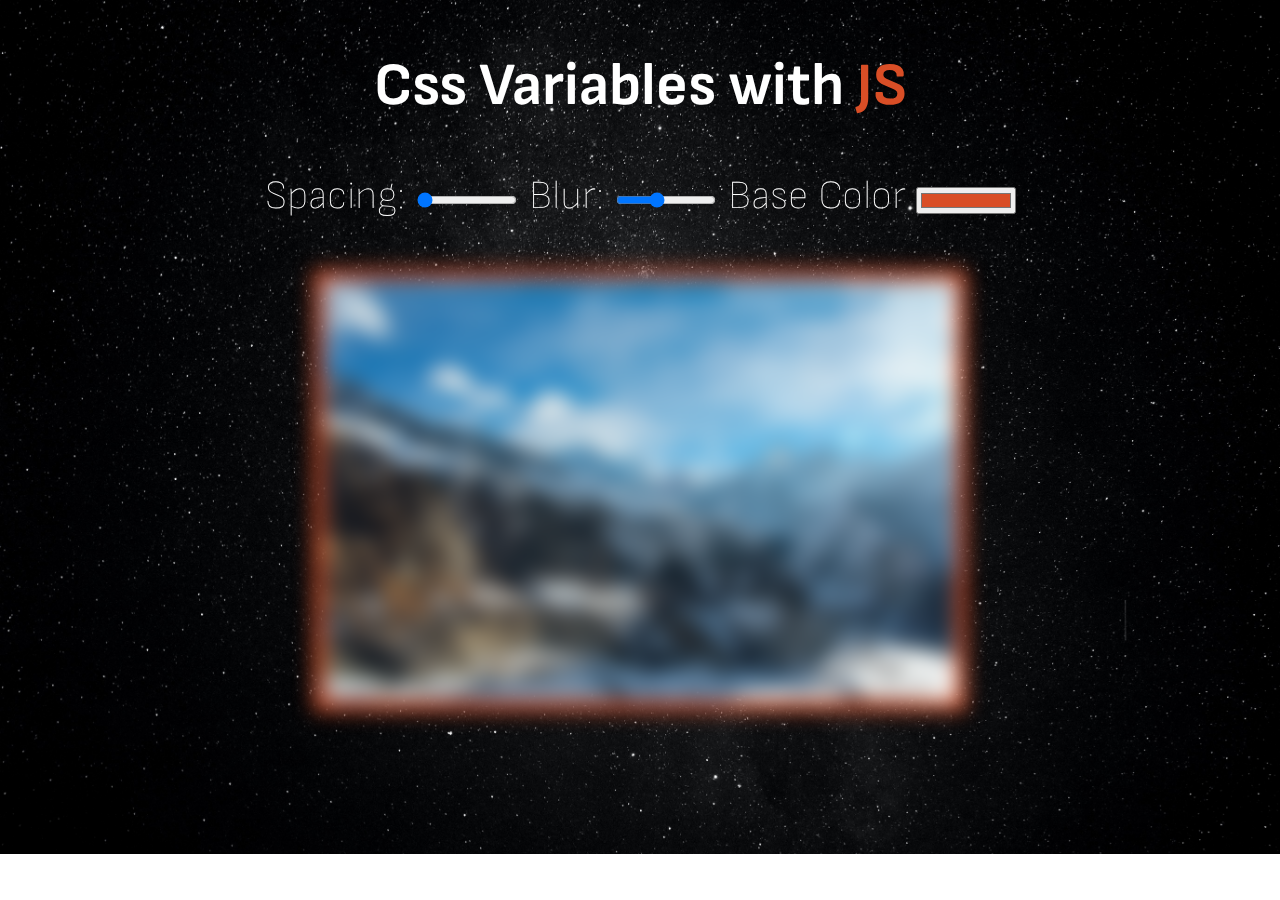
<file: Changing Css variables with Js Day 3/index.html>
<!DOCTYPE html>
<html lang="en">
<head>
    <meta charset="UTF-8">
    <meta http-equiv="X-UA-Compatible" content="IE=edge">
    <meta name="viewport" content="width=device-width, initial-scale=1.0">
    <link rel="stylesheet" href="style.css">
    <title>Scoped Css Variables and JS</title>
</head>
<body>
    <h2>Css Variables with <span class="h1">JS</span> </h2>
    <div class="controls">
        <label for="spacing">Spacing:</label>
        <input type="range" name="spacing" min="10" max="200" value="10" data-sizing="px">

        <label for="blur">Blur:</label>
        <input type="range" name="blur" min="0" max="25" value="10" data-sizing="px">

        <label for="base"> Base Color</label>
        <input type="color" name="base" value="#d94e26">
    </div>

    <img src="img/rosan-harmens-dH7zmyHrAq0-unsplash.jpg">

<script src="script.js"></script>



</body>
</html>
</file>
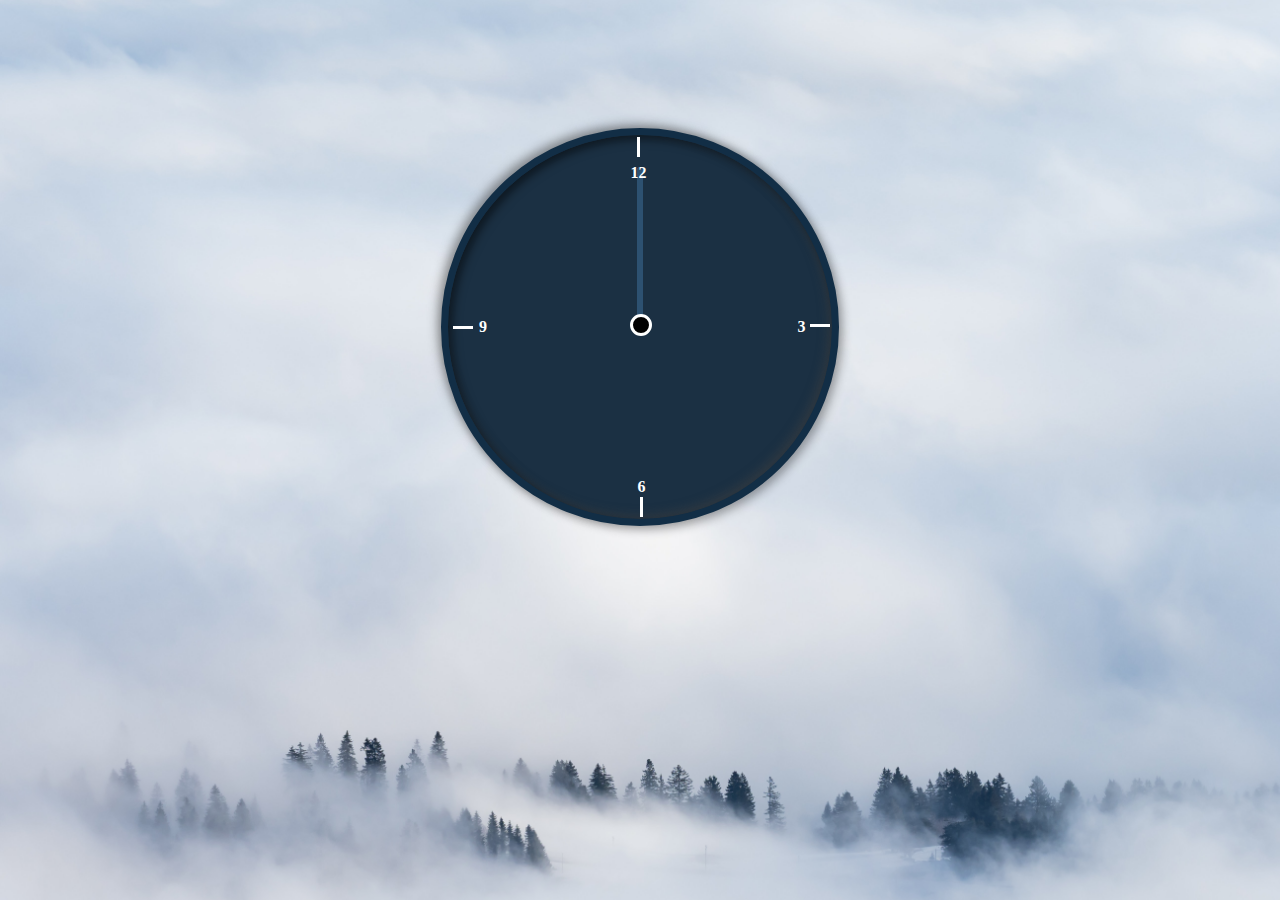
<file: Css + Javascript Clock Day 2/index.html>
<!DOCTYPE html>
<html lang="en">
<head>
    <meta charset="UTF-8">
    <meta http-equiv="X-UA-Compatible" content="IE=edge">
    <meta name="viewport" content="width=device-width, initial-scale=1.0">
    <link rel="stylesheet" href="style.css">
    <title>CSS + Js clock</title>
</head>
<body>
    <div class="clock">
        <div class="clock-face">
            <div class="hand hour-hand"></div>
            <div class="hand minute-hand"></div>
            <div class="hand second-hand"></div>
            <div class="ticks">
                <div class="center-circle"></div>
                <div class="tick twelves"></div>
                <div class="tick threes"></div>
                <div class="tick sixs"></div>
                <div class="tick nines"></div>
            </div>
            <div class="numbers">
                <div class="number twelve">12</div>
                <div class="number three">3</div>
                <div class="number six">6</div>
                <div class="number nine">9</div>
            </div>
        </div>
    </div>
    <script src="script.js"></script>
</body>
</html>
</file>
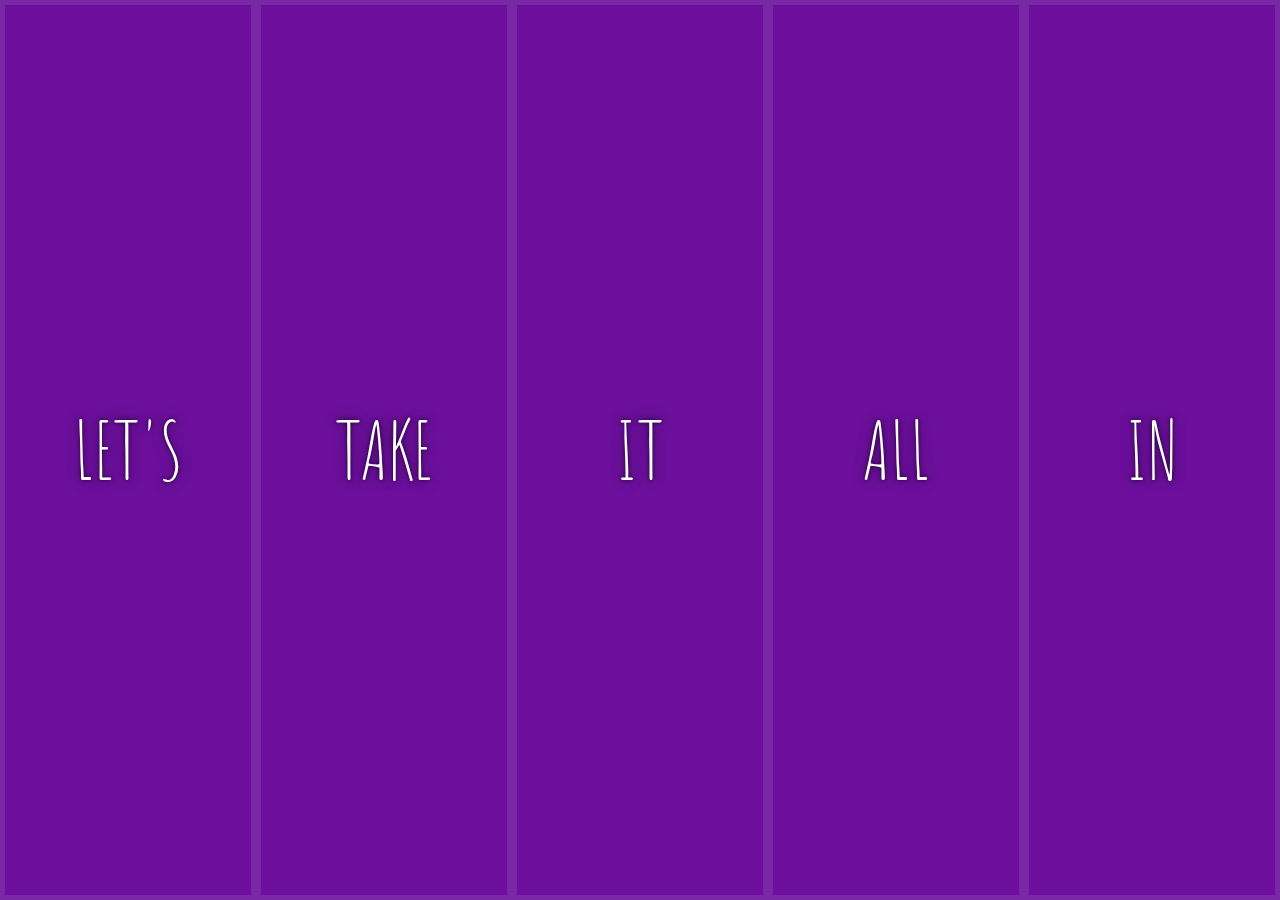
<file: Flex Image Gallery Day 5/index.html>
<!DOCTYPE html>
<html lang="en">
<head>
  <meta charset="UTF-8">
  <title>Flex Panels 💪</title>
  <link href='https://fonts.googleapis.com/css?family=Amatic+SC' rel='stylesheet' type='text/css'>
  <link rel="stylesheet" href="style.css">
</head>
<body>
  <div class="panels">
    <div class="panel panel1">
      <p>Hey</p>
      <p>Let's</p>
      <p>Dance</p>
    </div>
    <div class="panel panel2">
      <p>Give</p>
      <p>Take</p>
      <p>Receive</p>
    </div>
    <div class="panel panel3">
      <p>Experience</p>
      <p>It</p>
      <p>Today</p>
    </div>
    <div class="panel panel4">
      <p>Give</p>
      <p>All</p>
      <p>You can</p>
    </div>
    <div class="panel panel5">
      <p>Life</p>
      <p>In</p>
      <p>Motion</p>
    </div>
  </div>

  <script src="script.js"></script>
</body>
</html>
</file>
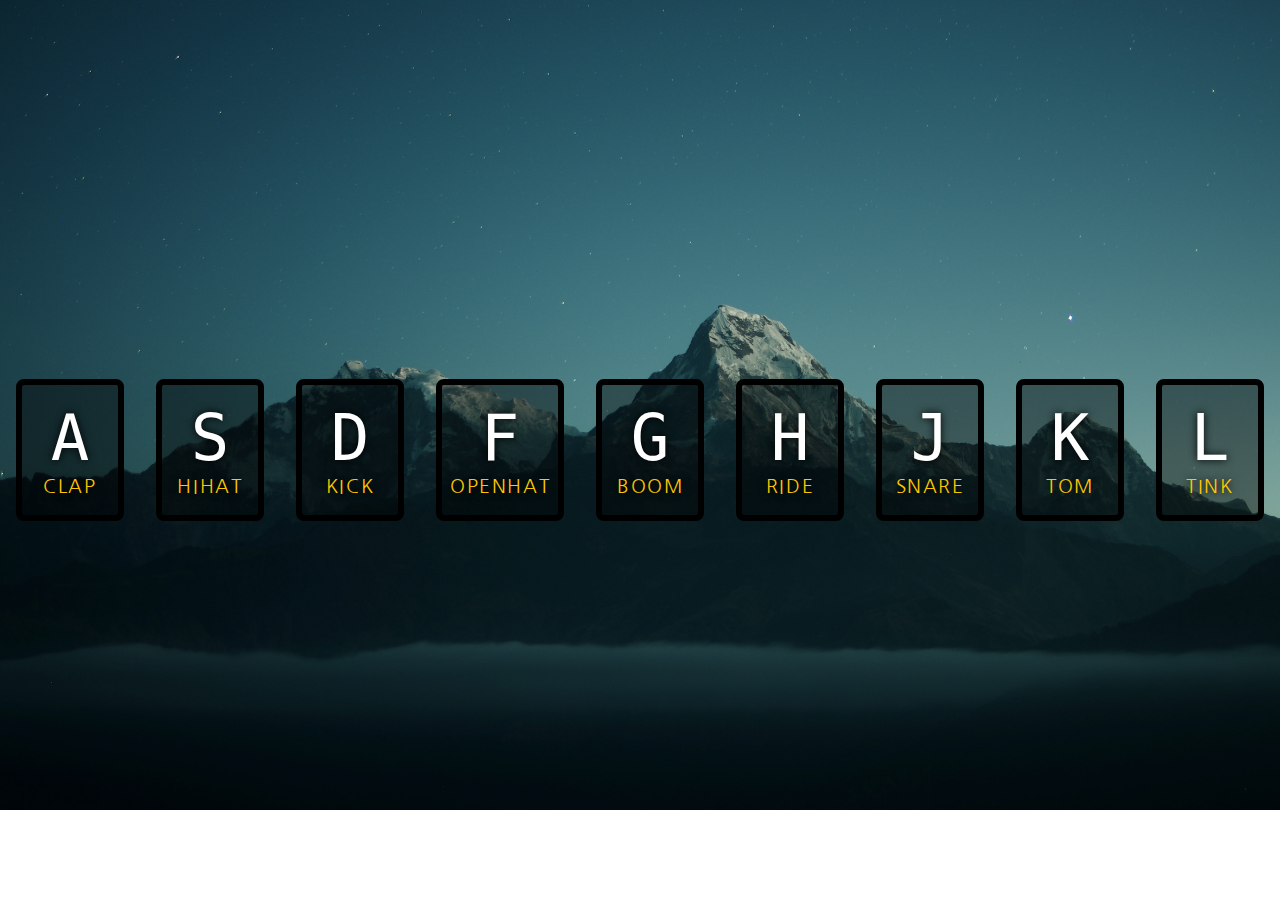
<file: Javascript Clock Day 1/index.html>
<!DOCTYPE html>
<html lang="en">
<head>
    <meta charset="UTF-8">
    <meta http-equiv="X-UA-Compatible" content="IE=edge">
    <meta name="viewport" content="width=device-width, initial-scale=1.0">
    <link rel="stylesheet" href="style.css">
    <title>Javascript Drumkit</title>
</head>
<body>
    <div class="keys">
        <div data-key="65" class="key">
            <kbd>A</kbd>
            <span class="sound">Clap</span>
        </div>
        <div data-key="83" class="key">
            <kbd>S</kbd>
            <span class="sound">Hihat</span>
        </div>
        <div data-key="68" class="key">
            <kbd>D</kbd>
            <span class="sound">Kick</span>
        </div>
        <div data-key="70" class="key">
            <kbd>F</kbd>
            <span class="sound">Openhat</span>
        </div>
        <div data-key="71" class="key">
            <kbd>G</kbd>
            <span class="sound">Boom</span>
        </div>
        <div data-key="72" class="key">
            <kbd>H</kbd>
            <span class="sound">Ride</span> 
        </div>
        <div data-key="74" class="key">
            <kbd>J</kbd>
            <span class="sound">Snare</span>
        </div>
        <div data-key="75" class="key">
            <kbd>K</kbd>
            <span class="sound">Tom</span>
        </div>
        <div data-key="76" class="key">
            <kbd>L</kbd>
            <span class="sound">Tink</span>
        </div>
    </div>

    <audio data-key="65" src="sounds/clap.wav"></audio>
    <audio data-key="83" src="sounds/hihat.wav"></audio>
    <audio data-key="68" src="sounds/kick.wav"></audio>
    <audio data-key="70" src="sounds/openhat.wav"></audio>
    <audio data-key="71" src="sounds/boom.wav"></audio>
    <audio data-key="72" src="sounds/ride.wav"></audio>
    <audio data-key="74" src="sounds/snare.wav"></audio>
    <audio data-key="75" src="sounds/tom.wav"></audio>
    <audio data-key="76" src="sounds/tink.wav"></audio>


    <script>
        function removeTransition(e){
            if(e.propertyName !== 'transform') return; //skip if its not transform
            e.target.classList.remove('playing');
        }  

        function playSound(e){
            const audio = document.querySelector(`audio[data-key="${e.keyCode}"]`);
            const key = document.querySelector(`div[data-key="${e.keyCode}"`);
            if(!audio)return; //stop the function from running off together   
           
            key.classList.add('playing');
            audio.currentTime = 0; //rewind to start
            audio.play();
        }
         
        const keys = Array.from(document.querySelectorAll('.key'));
        keys.forEach(key => key.addEventListener('transitionend', removeTransition));
        window.addEventListener('keydown', playSound); 
    
    </script>
</body>
</html>
</file>
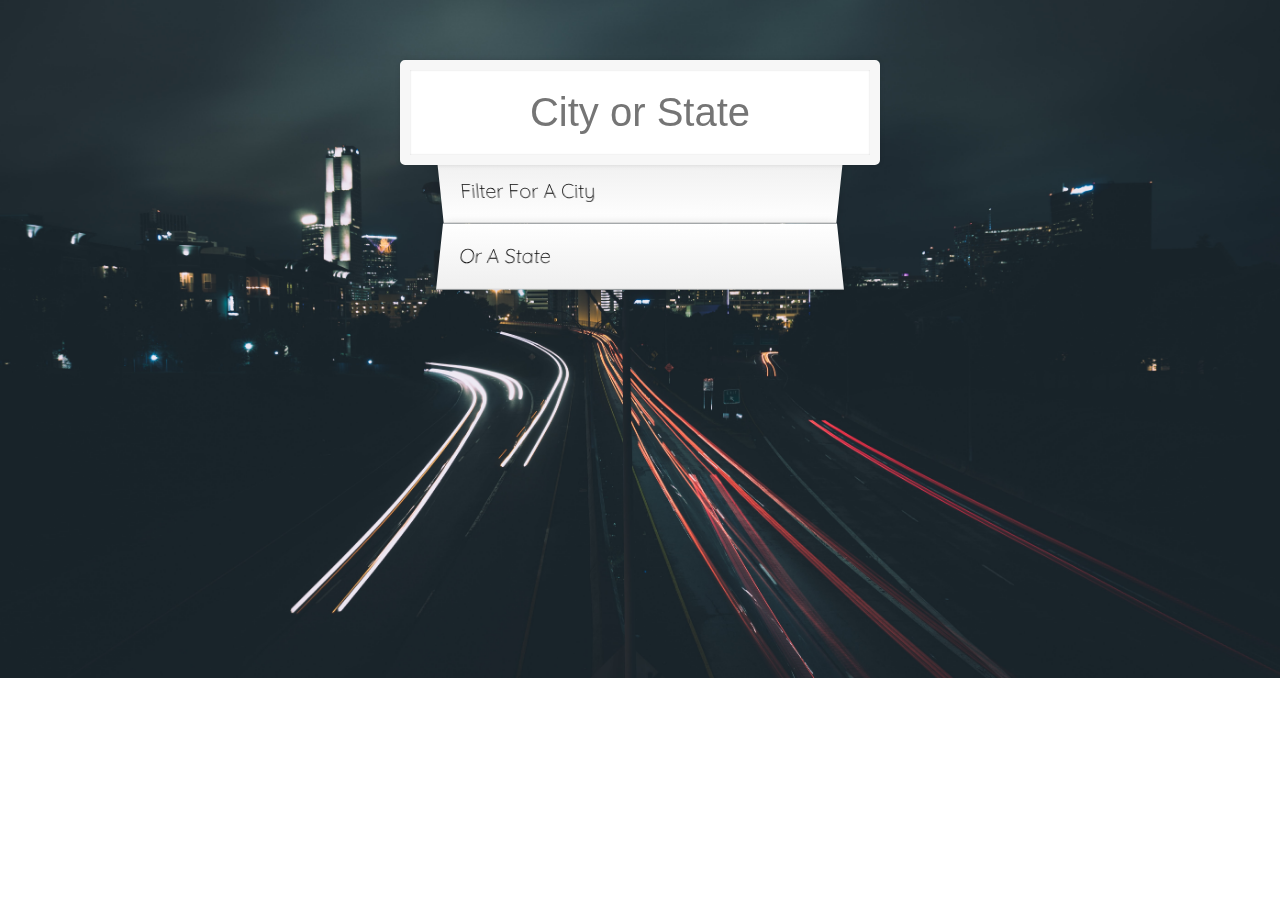
<file: Type Ahead Day 6/index.html>
<!DOCTYPE html>
<html lang="en">
<head>
  <meta charset="UTF-8">
  <title>Type Ahead 👀</title>
  <link rel="stylesheet" href="style.css">
</head>
<body>

  <form class="search-form">
    <input type="text" class="search" placeholder="City or State">
    <ul class="suggestions">
      <li>Filter for a city</li>
      <li>or a state</li>
    </ul>
  </form>
<script src="script.js"></script>
</body>
</html>
</file>
<file: Changing Css variables with Js Day 3/style.css>
@import url('https://fonts.googleapis.com/css2?family=Sofia+Sans:wght@200&display=swap');

:root {
    --base: #d94e26;
    --spacing: 10px;
    --blur: 10px;
}

img {
    padding: var(--spacing);
    background: var(--base);
    filter: blur(var(--blur));
    width: 50%;
}

.h1 {
    color: var(--base);
}

  /*
    misc styles, nothing to do with CSS variables
  */

body {
    text-align: center;
    background-image: url(img/lubo-minar-B-gb_8fgmz8-unsplash.jpg);
    background-size: cover;
    background-repeat: no-repeat;
    backface-visibility: hidden;
    color: white;
    font-family: 'Sofia Sans', sans-serif;
    font-weight: 100;
    font-size: 40px;
}

.controls {
    margin-bottom: 50px;
}

input {
    width: 100px;
}
</file>
<file: Css + Javascript Clock Day 2/style.css>
body{
    background-image: url(img/vitalis-hirschmann-4ErRQkRiOv4-unsplash.jpg);
    background-size: cover;
    background-repeat: no-repeat;
}

.clock {
    background: #1b3043;
    width: 20rem;
    height: 20rem;
    position: relative;
    padding: 2rem;
    border: 7px solid #122e46;
    box-shadow: -4px -4px 10px rgba(67,67,67,0.5),
                inset 4px 4px 10px rgba(0,0,0,0.5),
                inset -4px -4px 10px rgba(67,67,67,0.5),
                4px 4px 10px rgba(0,0,0,0.3);
    border-radius: 50%;
    margin: 8rem auto;
}

.clock-face {
    position: relative;
    width: 100%;
    height: 100%;
    transform: translateY(-3px); /*account for the height of the clock hand*/
}
.hand {
    width: 50%;
    height: 6px;
    border-radius: 6px;
    position: absolute;
    background: black;
    top: 50%;
    transform-origin: 100%;
    transform: rotate(90deg);
    transition: all 0.05s;
    transition-timing-function: cubic-bezier(0.1, 2.7, 0.58, 1);
}
.hour-hand{
    background-color: #51712d ;
}
.minute-hand{
    background-color: #712d51;
}
.second-hand{
    background-color: #2d5171;
}
.center-circle {
    position: absolute;
    top: 47%;
    right: 47%;
    bottom: 48%;
    left: 47%;
    background: black;
    border: 3px solid white;
    border-radius: 50%;
    height: 1rem;
    width: 1rem;
}
.tick{
    position: absolute;
    background: white;
}
.nines{
    width: 20px;
    height: 3px;
    top: 50.5%; right: 0;
    bottom: 48%; left: -1.7rem;
}
.threes {
    width: 20px;
    height: 3px;
    top: 50%; right: 0;
    bottom: 48%; left: 20.6rem;
}
.twelves{
    width: 3px;
    height: 20px;
    top: -1.7rem; right: 0;
    left: 49%; bottom: 0;
}
.sixs{
    width: 3px;
    height: 20px;
    top: 20.8rem; right: 0;
    left: 50%; bottom: 0;
}
.number{
    position: absolute;
    height: 1rem;
    width: 1rem;
    font-size: 16px;
    color: #fff;
    font-weight: bold;
    text-align: center;
}
.twelve {
    top: 0; right: 47%;
    bottom: 98%; left: 47%;
}
.three {
    top: 48%; right: 0;
    bottom: 48%; left: 98%;
}
.six {
    top: 98%; right: 47%;
}
.nine {
    top: 48%; right: 0;
    bottom: 48%; left: -5px;
}
</file>
<file: Flex Image Gallery Day 5/style.css>
html {
    box-sizing: border-box;
    background: #ffc600;
    font-family: 'helvetica neue';
    font-size: 20px;
    font-weight: 200;
  }
  
body {
    margin: 0;
}
  
*, *:before, *:after {
    box-sizing: inherit;
}

.panels {
    min-height: 100vh;
    overflow: hidden;
    display: flex;
}

.panel {
    background: #6B0F9C;
    box-shadow: inset 0 0 0 5px rgba(255,255,255,0.1);
    color: white;
    text-align: center;
    align-items: center;
    /* Safari transitionend event.propertyName === flex */
    /* Chrome + FF transitionend event.propertyName === flex-grow */
    transition:
      font-size 0.7s cubic-bezier(0.61,-0.19, 0.7,-0.11),
      flex 0.7s cubic-bezier(0.61,-0.19, 0.7,-0.11),
      background 0.2s;
    font-size: 20px;
    background-size: cover;
    background-position: center;
    flex: 1;
    justify-content: center;
    align-items: center;
    display: flex;
    flex-direction: column;
}

.panel1 { background-image:url(https://pixabay.com/get/gbaa662c29bbe97c7f8b3802314e3a34b879f0dfb6fe8a093c2be7de117b298b2fd32bee87c9075403ab0d68473876ff60ff3d074c47610f2fd164f5e007883b05a696252283551ed1e98fd5475db348f_1920.jpg); }
.panel2 { background-image:url(https://pixabay.com/get/g0aa4b8aa2238ae0cbe51f707ddf2a775bf191733f0ebf1626014488230bf0b63364962e533277ebc1886da452e7da4f4cf7f9d6ec3cccf35c5d0389175fd73ef8aad3de82df00b99b055bdf9e5fa8332_1920.jpg); }
.panel3 { background-image:url(https://images.unsplash.com/photo-1465188162913-8fb5709d6d57?ixlib=rb-0.3.5&q=80&fm=jpg&crop=faces&cs=tinysrgb&w=1500&h=1500&fit=crop&s=967e8a713a4e395260793fc8c802901d); }
.panel4 { background-image:url(https://pixabay.com/get/gcbc08afd31dedbe015be3ac9ce90da427c6fc390b3f8883e6db19357eff16ac551cdd586d4a94c98512a84fb34472162e09e39b0aa992c3141bd170d3efb2f8c9d7548d811f40f03c91e5517f1de13f7_1920.jpg); }
.panel5 { background-image:url(https://source.unsplash.com/3MNzGlQM7qs/1500x1500); }

  /* Flex Children */
.panel > * {
    margin: 0;
    width: 100%;
    transition: transform 0.5s;
    flex: 1 0 auto;
    display: flex;
    justify-content: center;
    align-items: center;
}

.panel > *:first-child {transform: translateY(-100%);}
.panel.open-active > *:first-child {transform: translateY(0);}
.panel >*:last-child {transform: translateY(100%);}
.panel.open-active >*:last-child {transform: translateY(0);}
    
  .panel p {
    text-transform: uppercase;
    font-family: 'Amatic SC', cursive;
    text-shadow: 0 0 4px rgba(0, 0, 0, 0.72), 0 0 14px rgba(0, 0, 0, 0.45);
    font-size: 2em;
  }
  
.panel p:nth-child(2) {
    font-size: 4em;
}

.panel.open {
    flex: 5;
    font-size: 40px;
}

.cta{
    color: white;
    text-decoration: none;
}
</file>
<file: Javascript Clock Day 1/style.css>
@import url('https://fonts.googleapis.com/css2?family=Nanum+Gothic&display=swap');
html,body{
    margin: 0;
    padding: 0;
}

body{
    background-image: url(img/daniel-leone-v7daTKlZzaw-unsplash.jpg);
    background-repeat: no-repeat;
    background-size: 100%;
    font-family: 'Nanum Gothic', sans-serif;
    font-weight: 400;
    color: #fff;
}   
.keys{
    display: flex;
    flex: 1;
    min-height: 100vh;
    align-items: center;
    justify-content: center;
}
.key{
    border: .4rem solid black;
    border-radius: .5rem;
    margin: 1rem;
    font-size: 1.2rem;
    padding: 1rem .5rem;
    transition: all .7s ease;
    width: 10rem;
    background: rgba(0,0,0,0.4);
    text-shadow: 0 0 .5rem black;
    text-align: center;
}
.playing{
    transform: scale(1.1);
    border-color: #ffc600;
    box-shadow: 0 0 1rem #ffc600;
}
kbd{
    display: block;
    font-size: 4rem;
}
.sound{
    font-size: 1.2rem;
    text-transform: uppercase;
    letter-spacing: .1rem;
    color: #ffc600;
}
</file>
<file: Type Ahead Day 6/style.css>
@import url('https://fonts.googleapis.com/css2?family=Quicksand:wght@300&display=swap');

html {
    box-sizing: border-box;
    background-image: url(img/andrew-schultz-EAlbsTo6nuQ-unsplash.jpg);
    background-repeat: no-repeat;
    background-size: 100%;
    font-family: 'Quicksand', sans-serif;
    font-size: 20px;
    font-weight: 300;
}
  
*, *:before, *:after {
    box-sizing: inherit;
}

input {
    width: 100%;
    padding: 20px;
}
  
.search-form {
    max-width: 400px;
    margin: 50px auto;
}
  
input.search {
    margin: 0;
    text-align: center;
    outline: 0;
    border: 10px solid #F7F7F7;
    width: 120%;
    left: -10%;
    position: relative;
    top: 10px;
    z-index: 2;
    border-radius: 5px;
    font-size: 40px;
    box-shadow: 0 0 5px rgba(0, 0, 0, 0.12), inset 0 0 2px rgba(0, 0, 0, 0.19);
}
  
.suggestions {
    margin: 0;
    padding: 0;
    position: relative;
    /*perspective: 20px;*/
}
  
.suggestions li {
    background: white;
    list-style: none;
    border-bottom: 1px solid #D8D8D8;
    box-shadow: 0 0 10px rgba(0, 0, 0, 0.14);
    margin: 0;
    padding: 20px;
    transition: background-image 0.2s;
    display: flex;
    justify-content: space-between;
    text-transform: capitalize;
}
  
.suggestions li:nth-child(even) {
    transform: perspective(100px) rotateX(3deg) translateY(2px) scale(1.001);
    background: linear-gradient(to bottom,  #ffffff 0%,#EFEFEF 100%);
}
  
.suggestions li:nth-child(odd) {
    transform: perspective(100px) rotateX(-3deg) translateY(3px);
    background: linear-gradient(to top,  #ffffff 0%,#EFEFEF 100%);
}
  
span.population {
    font-size: 15px;
}
  
.hl {
    background: #ffc600;
}
</file>
